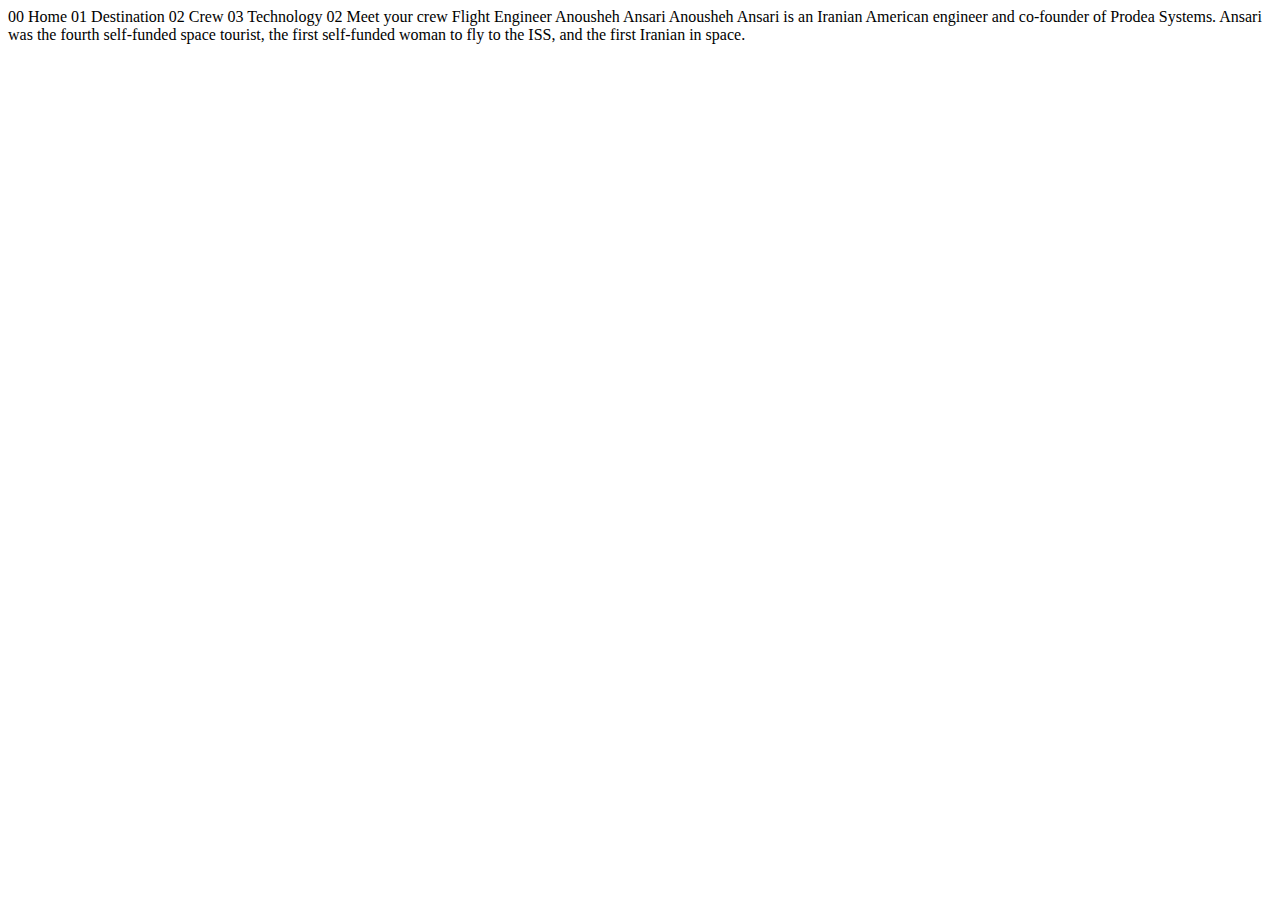
<file: Sparten-Space-Tourism-Website/SpartenSpaceWebsite/crew-engineer.html>
<!DOCTYPE html>
<html lang="en">
<head>
  <meta charset="UTF-8">
  <meta name="viewport" content="width=device-width, initial-scale=1.0">

  <link rel="icon" type="image/png" sizes="32x32" href="./assets/favicon-32x32.png">
  
  <title>Frontend Mentor | Space tourism website</title>
</head>
<body>

  00 Home
  01 Destination
  02 Crew
  03 Technology

  02 Meet your crew

  Flight Engineer
  Anousheh Ansari

  Anousheh Ansari is an Iranian American engineer and co-founder of Prodea Systems. 
  Ansari was the fourth self-funded space tourist, the first self-funded woman to 
  fly to the ISS, and the first Iranian in space. 
</body>
</html>
</file>
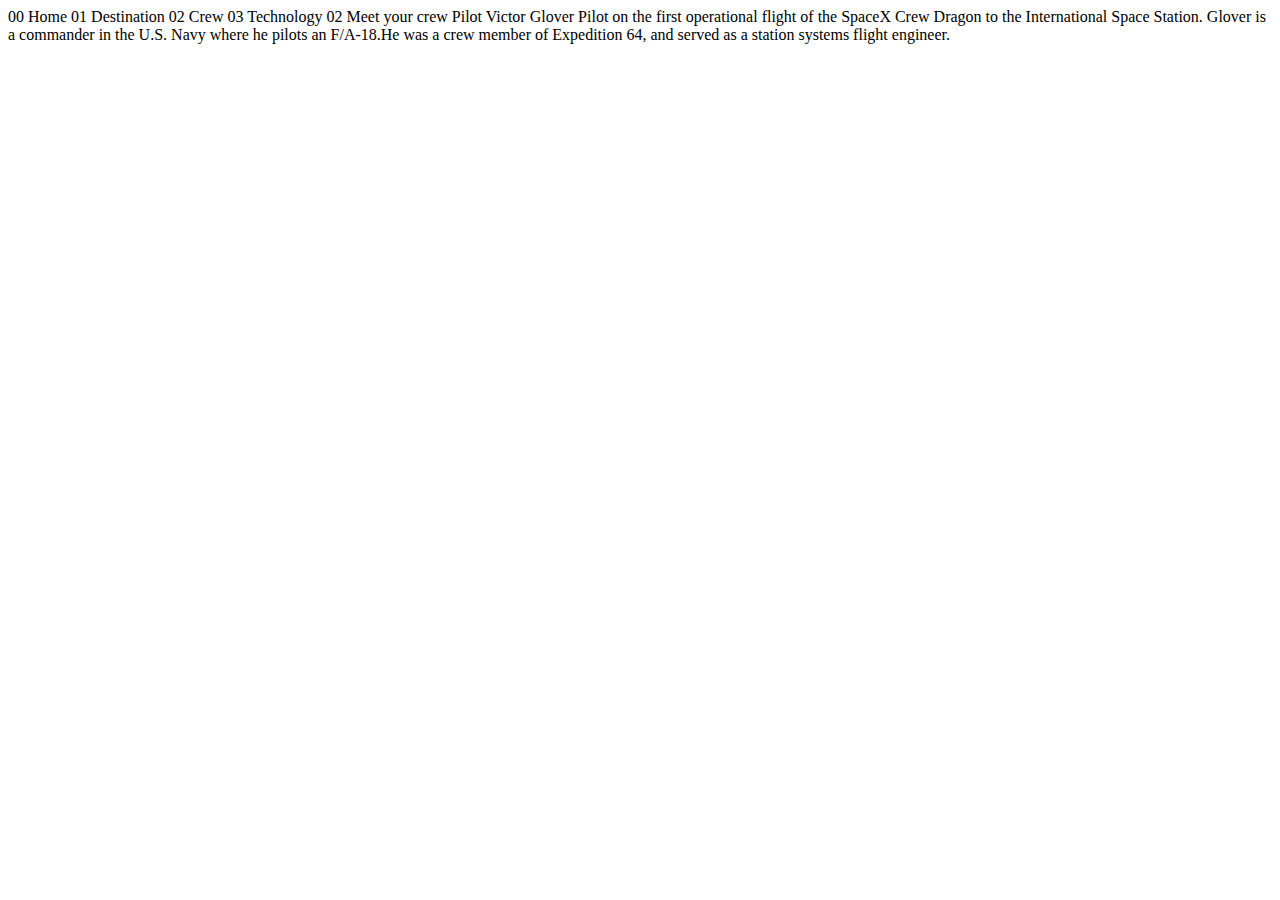
<file: Sparten-Space-Tourism-Website/SpartenSpaceWebsite/crew-pilot.html>
<!DOCTYPE html>
<html lang="en">
<head>
  <meta charset="UTF-8">
  <meta name="viewport" content="width=device-width, initial-scale=1.0">

  <link rel="icon" type="image/png" sizes="32x32" href="./assets/favicon-32x32.png">
  
  <title>Frontend Mentor | Space tourism website</title>
</head>
<body>

  00 Home
  01 Destination
  02 Crew
  03 Technology

  02 Meet your crew

  Pilot
  Victor Glover

  Pilot on the first operational flight of the SpaceX Crew Dragon to the 
  International Space Station. Glover is a commander in the U.S. Navy where 
  he pilots an F/A-18.He was a crew member of Expedition 64, and served as a 
  station systems flight engineer. 
</body>
</html>
</file>
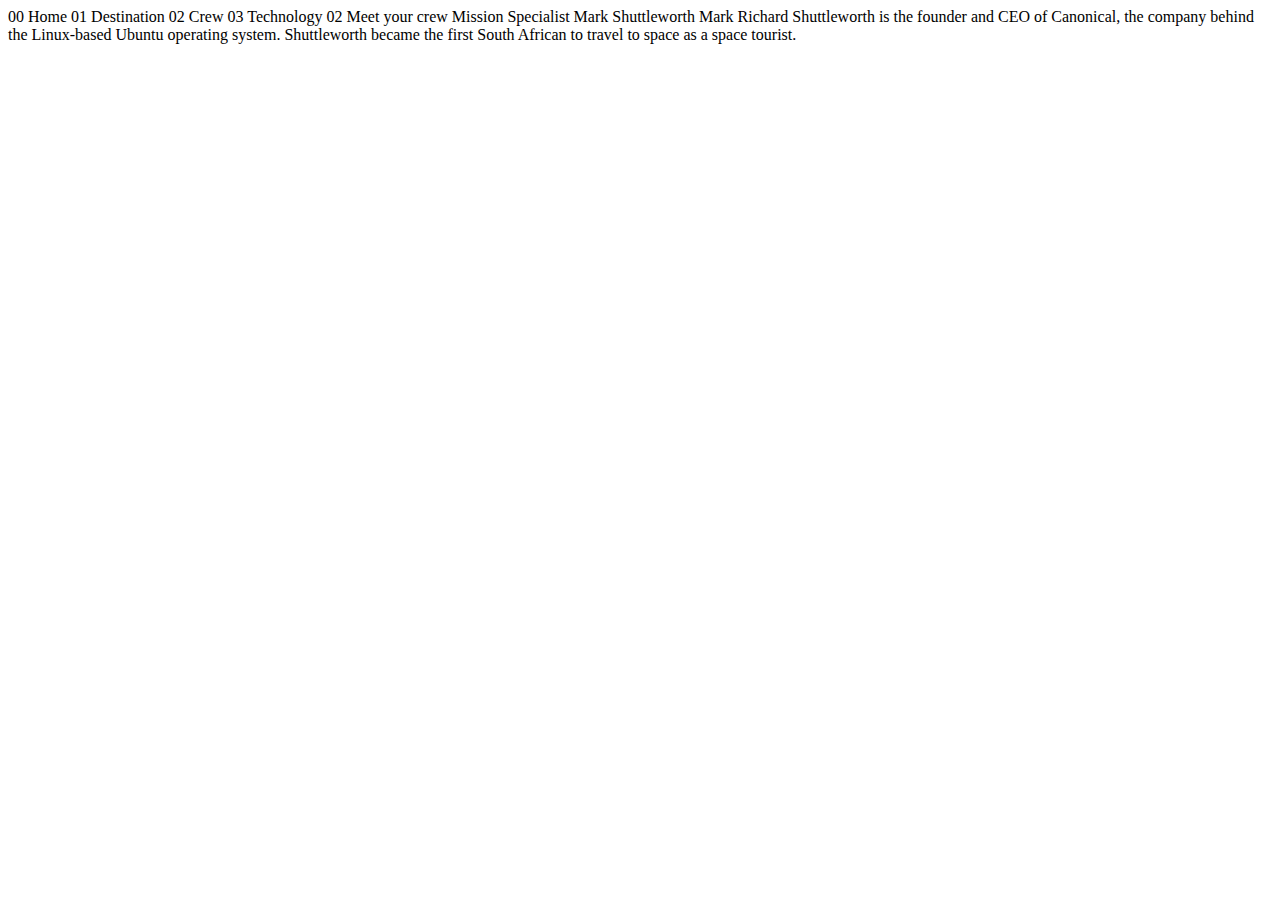
<file: Sparten-Space-Tourism-Website/SpartenSpaceWebsite/crew-specialist.html>
<!DOCTYPE html>
<html lang="en">
<head>
  <meta charset="UTF-8">
  <meta name="viewport" content="width=device-width, initial-scale=1.0">

  <link rel="icon" type="image/png" sizes="32x32" href="./assets/favicon-32x32.png">
  
  <title>Frontend Mentor | Space tourism website</title>
</head>
<body>

  00 Home
  01 Destination
  02 Crew
  03 Technology

  02 Meet your crew

  Mission Specialist
  Mark Shuttleworth

  Mark Richard Shuttleworth is the founder and CEO of Canonical, the company behind 
  the Linux-based Ubuntu operating system. Shuttleworth became the first South 
  African to travel to space as a space tourist.
</body>
</html>
</file>
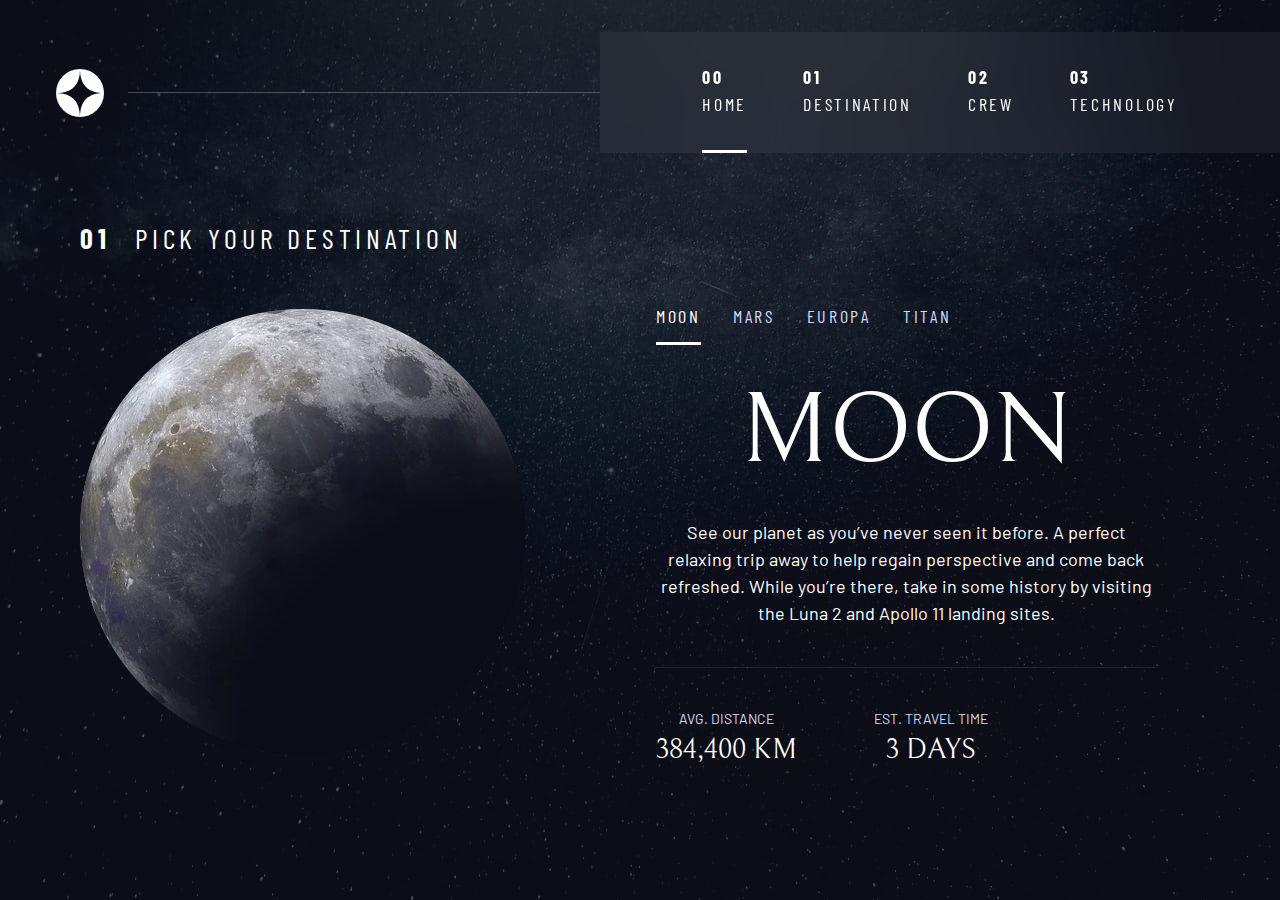
<file: Sparten-Space-Tourism-Website/SpartenSpaceWebsite/destination.html>
<!DOCTYPE html>
<html lang="en">
<head>
  <meta charset="UTF-8">
  <meta name="viewport" content="width=device-width, initial-scale=1.0">

  <link rel="icon" type="image/png" sizes="32x32" href="./assets/favicon-32x32.png">
  <!-- Google fonts -->
  <link rel="preconnect" href="https://fonts.googleapis.com">
  <link rel="preconnect" href="https://fonts.gstatic.com" crossorigin>
  <link href="https://fonts.googleapis.com/css2?family=Bellefair&display=swap" rel="stylesheet">
  <link rel="preconnect" href="https://fonts.googleapis.com">
  <link rel="preconnect" href="https://fonts.gstatic.com" crossorigin>
  <link href="https://fonts.googleapis.com/css2?family=Barlow+Condensed&display=swap" rel="stylesheet">
  <link rel="preconnect" href="https://fonts.googleapis.com">
  <link rel="preconnect" href="https://fonts.gstatic.com" crossorigin>
  <link href="https://fonts.googleapis.com/css2?family=Barlow:ital,wght@1,300&display=swap" rel="stylesheet"> 

  <!-- Custom CSS -->
  <link rel="stylesheet" href="style.css">
  
  <title>Space tourism website</title>

  <!-- javaScript -->
  <script src="navigation.js" defer></script>
  <script src="tabs.js" defer></script>
</head>
</head>

<body class="destination">
  <a class="skip-to-content sr-only" href="#main">Skip to content</a>

  <header class="primary-header flex">
    <div>
      <img src="./assets/shared/logo.svg" alt="space tourism logo" class="logo">
    </div>
    <button class="mobile-nav-toggle" aria-controls="primary-navigation"><span class="sr-only" aria-expanded="false">Menu</span></button>

    <nav>
      <ul id="primary-navigation" data-visible="false" class="primary-navigation underline-indicators flex">
        <li class="active"><a class="ff-sans-cond uppercase text-white letter-spacing-2" href="index.html"><span aria-hidden="true">00</span> Home</a>
        <li><a class="ff-sans-cond uppercase text-white letter-spacing-2" href="destination.html"><span aria-hidden="true">01</span> Destination</a>
        <li><a class="ff-sans-cond uppercase text-white letter-spacing-2" href="crew.html"><span aria-hidden="true">02</span> Crew</a>
        <li><a class="ff-sans-cond uppercase text-white letter-spacing-2" href="technology.html"><span aria-hidden="true">03</span> Technology</a>
      </ul>                    
    </nav>
  </header>

  <main id="main" class="grid-container grid-container--destination flow ">
    <h1 class="numbered-title"><span aria-hidden="true">01</span> Pick your destination</h1>
    <picture hidden>
      <source srcset="assets/destination/image-mars.webp" type="image/webp">
      <img src="assets/destination/image-mars.png" alt="the planet mars">
    </picture>
    <picture hidden>
      <source srcset="assets/destination/image-europa.webp" type="image/webp">
      <img src="assets/destination/image-europa.png" alt="the planet europa">
    </picture>
    <picture hidden>
      <source srcset="assets/destination/image-titan.webp" type="image/webp">
      <img src="assets/destination/image-titan.png" alt="the moon titan">
    </picture>
    <picture>
      <source srcset="assets/destination/image-moon.webp" type="image/webp">
      <img src="assets/destination/image-moon.png" alt="the moon">
    </picture>
    

    <!-- Tabs -->
    <div class="tab-list underline-indicators flex">
      <button aria-selected="true" class="uppercase text-accent ff-sans-cond letter-spacing-2">Moon</button>
      <button aria-selected="false" class="uppercase text-accent ff-sans-cond letter-spacing-2">Mars</button>
      <button aria-selected="false" class="uppercase text-accent ff-sans-cond letter-spacing-2">Europa</button>
      <button aria-selected="false" class="uppercase text-accent ff-sans-cond letter-spacing-2">Titan</button>

    </div>
    <!-- Moon -->

    <article class="destination-info flow" id="moon-tab" tabindex="0">
      <h2 class="fs-800 uppercase ff-serif ">Moon</h2>

     <p>See our planet as you’ve never seen it before. A perfect relaxing trip away to help 
      regain perspective and come back refreshed. While you’re there, take in some history 
      by visiting the Luna 2 and Apollo 11 landing sites.</p>

      <div class="destination-meta flex">
        <div>
           <h3 class="text-accent fs-200 uppercase">Avg. distance</h3>
            <p class="ff-serif uppercase">384,400 km</p> 
         </div>
         
         <div>
            <h3 class="text-accent fs-200 uppercase">Est. travel time</h3>
            <p class="ff-serif uppercase">3 days</p>
         </div>
      </div>
     </article>

     <!-- Mars -->

     <article hidden class="destination-info flow" id="mars-tab" tabindex="0">
      <h2 class="fs-800 uppercase ff-serif ">Mars</h2>

     <p>Don’t forget to pack your hiking boots. You’ll need them to tackle Olympus Mons, 
      the tallest planetary mountain in our solar system. It’s two and a half times 
      the size of Everest!
    </p>

      <div class="destination-meta flex">
        <div>
           <h3 class="text-accent fs-200 uppercase">Avg. distance</h3>
            <p class="ff-serif uppercase">225 mil. km</p> 
         </div>
         
         <div>
            <h3 class="text-accent fs-200 uppercase">Est. travel time</h3>
            <p class="ff-serif uppercase">9 months</p>
         </div>
      </div>
     </article>

     <!-- Europa -->

     <article hidden class="destination-info flow" id="europa-tab" tabindex="0">
      <h2 class="fs-800 uppercase ff-serif ">Europa</h2>

     <p>The smallest of the four Galilean moons orbiting Jupiter, Europa is a 
      winter lover’s dream. With an icy surface, it’s perfect for a bit of 
      ice skating, curling, hockey, or simple relaxation in your snug 
      wintery cabin.</p>

      <div class="destination-meta flex">
        <div>
           <h3 class="text-accent fs-200 uppercase">Avg. distance</h3>
            <p class="ff-serif uppercase">628 mil. km</p> 
         </div>
         
         <div>
            <h3 class="text-accent fs-200 uppercase">Est. travel time</h3>
            <p class="ff-serif uppercase">3 years</p>
         </div>
      </div>
     </article>

     <!-- Titan -->

     <article hidden class="destination-info flow" id="titan-tab" tabindex="0">
      <h2 class="fs-800 uppercase ff-serif ">Titan</h2>

     <p>The only moon known to have a dense atmosphere other than Earth, Titan 
      is a home away from home (just a few hundred degrees colder!). As a 
      bonus, you get striking views of the Rings of Saturn.</p>

      <div class="destination-meta flex">
        <div>
           <h3 class="text-accent fs-200 uppercase">Avg. distance</h3>
            <p class="ff-serif uppercase"> 1.6 bil. km</p> 
         </div>
         
         <div>
            <h3 class="text-accent fs-200 uppercase">Est. travel time</h3>
            <p class="ff-serif uppercase">7 years</p>
         </div>
      </div>
     </article>
     
  </main>

</body>
</html>
</file>
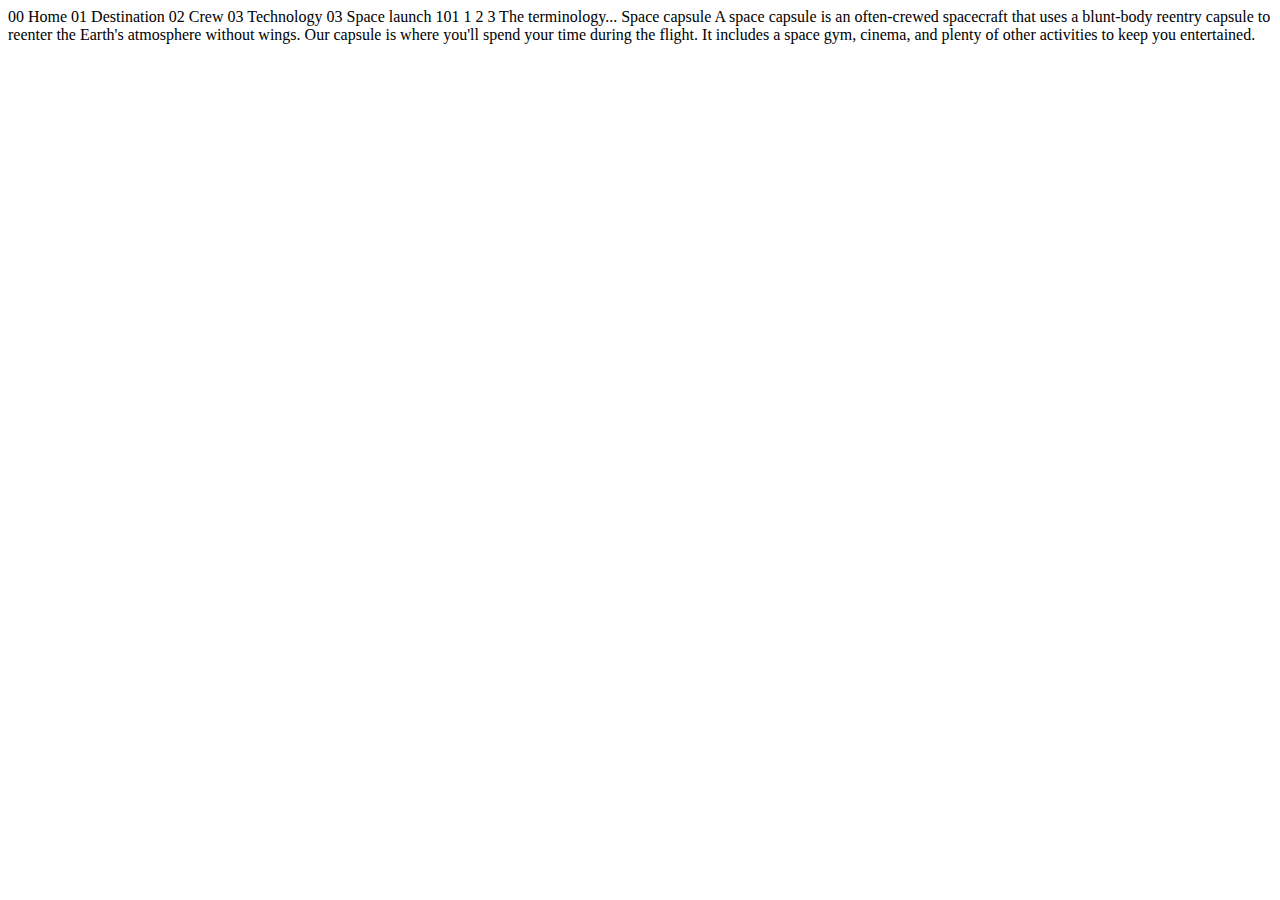
<file: Sparten-Space-Tourism-Website/SpartenSpaceWebsite/technology-capsule.html>
<!DOCTYPE html>
<html lang="en">
<head>
  <meta charset="UTF-8">
  <meta name="viewport" content="width=device-width, initial-scale=1.0">

  <link rel="icon" type="image/png" sizes="32x32" href="./assets/favicon-32x32.png">
  
  <title>Frontend Mentor | Space tourism website</title>
</head>
<body>

  00 Home
  01 Destination
  02 Crew
  03 Technology

  03 Space launch 101

  1
  2
  3

  The terminology...
  Space capsule

  A space capsule is an often-crewed spacecraft that uses a blunt-body reentry 
  capsule to reenter the Earth's atmosphere without wings. Our capsule is where 
  you'll spend your time during the flight. It includes a space gym, cinema, 
  and plenty of other activities to keep you entertained.
</body>
</html>
</file>
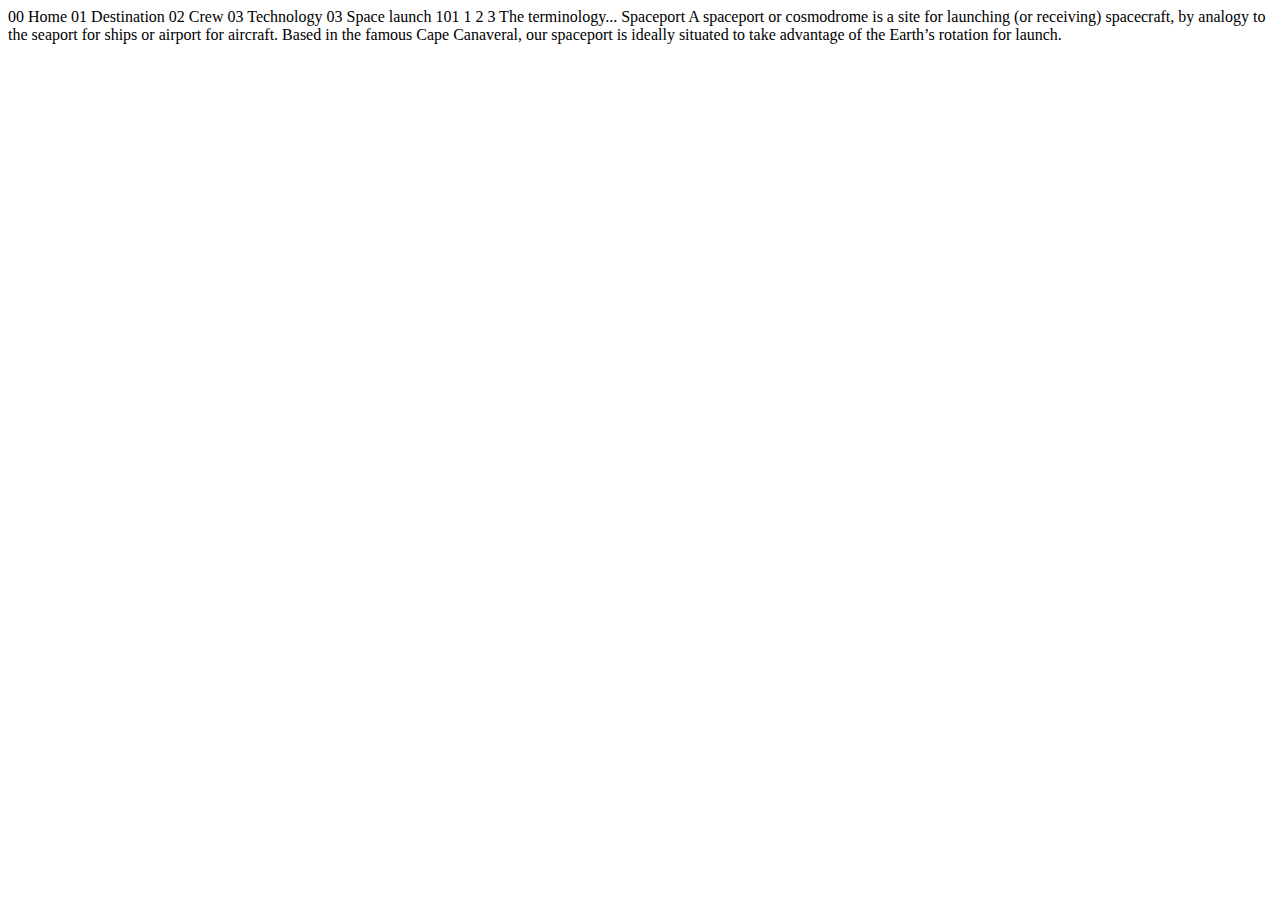
<file: Sparten-Space-Tourism-Website/SpartenSpaceWebsite/technology-spaceport.html>
<!DOCTYPE html>
<html lang="en">
<head>
  <meta charset="UTF-8">
  <meta name="viewport" content="width=device-width, initial-scale=1.0">

  <link rel="icon" type="image/png" sizes="32x32" href="./assets/favicon-32x32.png">
  
  <title>Frontend Mentor | Space tourism website</title>
</head>
<body>

  00 Home
  01 Destination
  02 Crew
  03 Technology

  03 Space launch 101

  1
  2
  3

  The terminology...
  Spaceport

  A spaceport or cosmodrome is a site for launching (or receiving) spacecraft, 
  by analogy to the seaport for ships or airport for aircraft. Based in the 
  famous Cape Canaveral, our spaceport is ideally situated to take advantage 
  of the Earth’s rotation for launch.
</body>
</html>
</file>
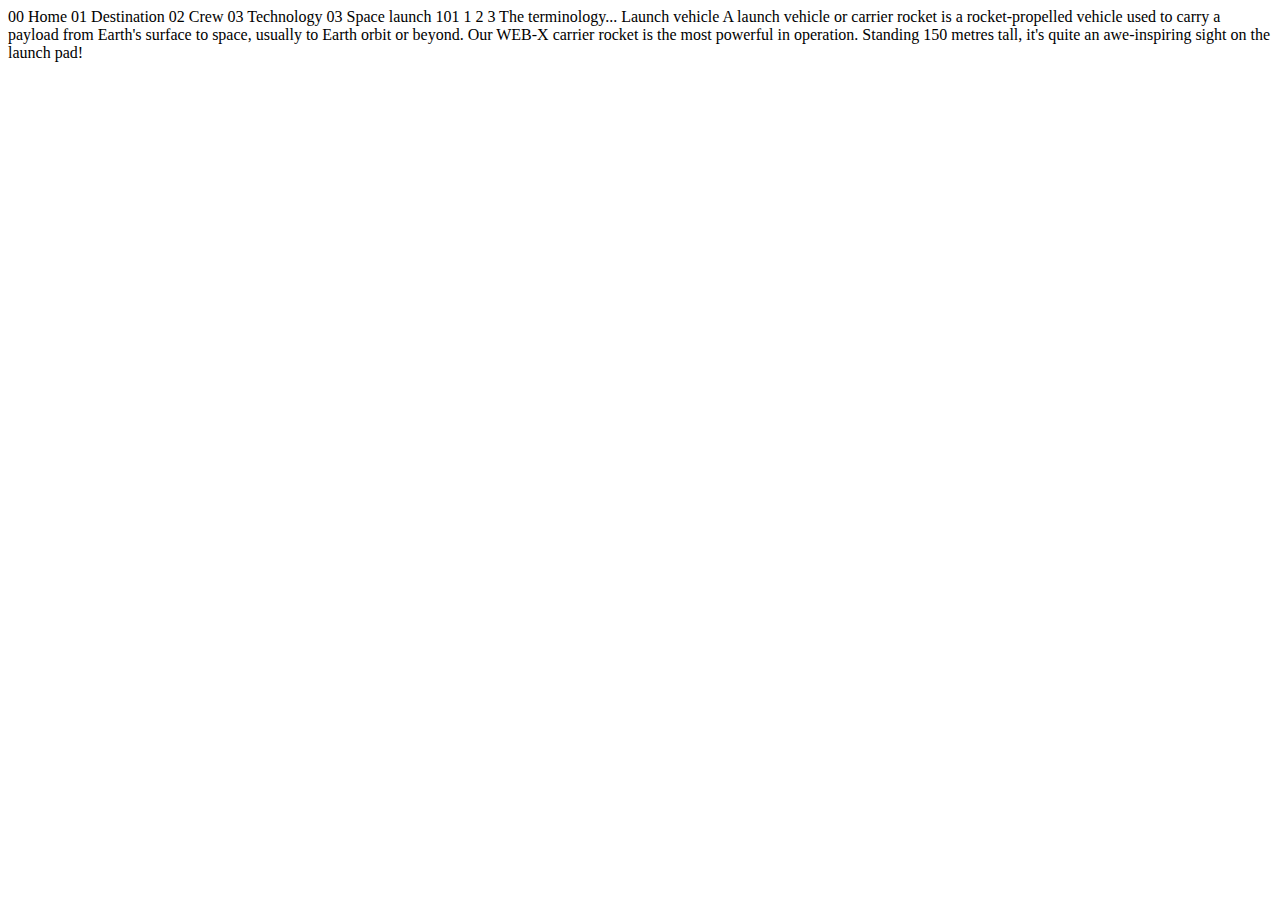
<file: Sparten-Space-Tourism-Website/SpartenSpaceWebsite/technology-vehicle.html>
<!DOCTYPE html>
<html lang="en">
<head>
  <meta charset="UTF-8">
  <meta name="viewport" content="width=device-width, initial-scale=1.0">

  <link rel="icon" type="image/png" sizes="32x32" href="./assets/favicon-32x32.png">
  
  <title>Frontend Mentor | Space tourism website</title>
</head>
<body>

  00 Home
  01 Destination
  02 Crew
  03 Technology

  03 Space launch 101

  1
  2
  3

  The terminology...
  Launch vehicle

  A launch vehicle or carrier rocket is a rocket-propelled vehicle used to carry a 
  payload from Earth's surface to space, usually to Earth orbit or beyond. Our 
  WEB-X carrier rocket is the most powerful in operation. Standing 150 metres tall, 
  it's quite an awe-inspiring sight on the launch pad!
</body>
</html>
</file>
<file: Sparten-Space-Tourism-Website/SpartenSpaceWebsite/style.css>
/* -----------------------*/
/*  Custom properties     */
/* -----------------------*/

:root {
  /* colors */
  --clr-dark: 230 35% 7%;
  --clr-light: 231 77% 90% ;
  --clr-white: 0 0% 100%;


  /* font-sizes */
  --fs-900: clamp(5rem, 8vw + 1rem, 9.375rem);
  --fs-800: 3.5rem;
  --fs-700: 1.5rem;
  --fs-600: 1rem;
  --fs-500: 1rem;
  --fs-400: 0.9375rem;
  --fs-300: 1rem;
  --fs-200: 0.875rem;

  /* font-families */
  --ff-serif: "Bellefair", serif;
  --ff-sans-cond: "Barlow Condensed", sans-serif;
  --ff-sans-normal: "Barlow", sans-serif;
}
@media(min-width: 35em){
  :root {
     /* font-sizes */
     --fs-800: 5rem;
     --fs-700: 2.5rem;
     --fs-600: 1.5rem;
     --fs-500: 1.25rem;
     --fs-400: 1rem; 
  }

}

@media (min-width: 45em){
  :root {
    /* font-sizes */
    --fs-800: 6.25rem;
    --fs-700: 3.5rem;
    --fs-600: 2rem;
    --fs-500: 1.75rem;
    --fs-400: 1.125rem;
  }
}  


/* ---------------- */
/*       Reset      */
/* -----------------*/


/* https://piccalil.li/blog/a-modern-css-reset/ */

/* Box sizing */
*,
*::before,
*::after {
  box-sizing: border-box;

}

/* Reset margins */
body,
h1,
h2,
h3,
h4,
h5,
p,
figure,
picture {

  margin: 0;

}

h1,
h2,
h3,
h4,
h5,
p {
  font-weight: 400;
}



/* set up the body */
body {
  font-family: var(--ff-sans-normal);
  font-size: var(--fs-400);
  color: hsl(var(--clr-white));
  background-color: hsl(var(--clr-dark));
  line-height: 1.5;
  min-height: 100vh;

  display: grid;
  grid-template-rows: min-content 1fr;
  overflow-x: hidden;
}

/* make images easier to work with */
img,
picture {
  max-width: 100%;
  display: block;
}

/* make form elements easier to work with */
input,
button,
textarea,
select {
  font: inherit;
}

/* remove animations for people who've turned them off */
@media (prefers-reduced-motion: reduce) {
  *,
  *::before,
  *::after {
    animation-duration: 0.01ms !important;
    animation-iteration-count: 1 !important;
    transition-duration: 0.01ms !important;
    scroll-behavior: auto !important;
  }
}

/* -----------------------*/
/*    Utility classes     */
/* -----------------------*/

/* general */

.flex {
  display: flex;
  gap: var(--gap, 1rem);
}


.grid {
  display: grid;
  gap: var(--gap, 1rem);
}
.d-block {
  display: block;
}

.flow > *:where(:not(:first-child)) {
  margin-top: var(--flow-space, 1rem);
}
.flow--space-small {
  --flow-space: 1rem;
}

.container {
  padding-inline: 2em;
  margin-inline: auto;
  max-width: 80rem;
}


/* Screen Reader only */
.sr-only {
  position: absolute;
  width: 1px;
  height: 1px;
  padding: 0;
  margin: -1px;
  overflow: hidden;
  clip: rect(0, 0, 0, 0);
  white-space: nowrap;  /*  added line */
  border: 0;
}

.skip-to-content {
  position: absolute;
  z-index: 10000;
  background:hsl(var(--clr-white));
  color: hsl(var(--clr-dark));
  padding: .5em 1em;
  margin-inline: auto;
  transform: translateY(-100%);
  transition: transform 250ms ease-in;
}
.skip-to-content:focus {
  transform: translateY(0);
}


/* Colors */
.bg-dark {background-color: hsl(var(--clr-dark));}
.bg-accent {background-color: hsl(var(--clr-light));}
.bg-white {background-color: hsl(var(--clr-white));}


.text-accent {color: hsl(var(--clr-light));}
.text-white {color: hsl(var(--clr-white));}
.text-dark {color: hsl(var(--clr-dark));}

/*   typography     */


.ff-serif { font-family: var(--ff-serif);}
.ff-sans-cond { font-family: var(--ff-sans-cond);}
.ff-sans-normal { font-family: var(--ff-sans-normal);}

.letter-spacing-1 { letter-spacing: 4.75px;}
.letter-spacing-2 { letter-spacing: 2.7px;}
.letter-spacing-3 { letter-spacing: 2.35px;}

.uppercase { text-transform: uppercase;}

.fs-900 { font-size: var(--fs-900);}
.fs-800 { font-size: var(--fs-800);}
.fs-700 { font-size: var(--fs-700);}
.fs-600 { font-size: var(--fs-600);}
.fs-500 { font-size: var(--fs-500);}
.fs-400 { font-size: var(--fs-400);}
.fs-300 { font-size: var(--fs-300);}
.fs-200 { font-size: var(--fs-200);}


.fs-900,
.fs-800,
.fs-700,
.fs-600 {
  line-height: 1.1;
}

.numbered-title {
  font-family: var(--ff-sans-cond);
  font-size: var(--fs-500);
  text-transform: uppercase;
  letter-spacing: 4.72px;
  color: hsl(var(--clr-white));
}

.numbered-title span {
  margin-right: 0.5em;
  font-weight: 700;
  color: hsl(--clr-white) / .25;

}
/* -----------------------*/
/*    Components     */
/* -----------------------*/

.large-button {
  font-size: 2rem;
  position: relative;
  display: inline-grid;
  z-index: 1;
  padding: 0 2em;
  aspect-ratio: 1;
  place-items: center;
  text-decoration: none;
  border-radius: 50%;
  transition: opacity 500ms linear, transform 750ms ease-in-out;

}

.large-button::after {
  content: '';
  position:  absolute;
  z-index: -1;
  width: 100%;
  height: 100%;
  background: hsl(var(--clr-white) / .15);
  border-radius: 50%;
}
.large-button:hover::after,
.large-button:focus::after {
  opacity: 1;
  transform: scale(1.5);
}

/* Primary-header */
.logo {
  margin: 1.5rem clamp(1.5rem, 5vw, 3.5rem);
}
.primary-header {
  justify-content: space-between;
  align-items: center;
}

.primary-navigation {
  --gap: clamp(1.5rem, 5vw, 3.5rem);
  --underline-gap: 2rem;
  list-style: none;
  padding: 0;
  margin: 0;
  background: hsl(var(--clr-white) / 0.05);
  backdrop-filter: blur(1.5rem);
}
/* @supports (backdrop-filter: blur(1rem);) {
  .primary-navigation {
    background: hsl(var(--clr-white) / 0.05);
    backdrop-filter: blur(1.5rem);
  }

} */


.primary-navigation a {
  text-decoration: none;
}

.primary-navigation a > span {
  font-weight: 700;
  margin-right: .5em;
  
} 

.mobile-nav-toggle {
  display: none;
}

@media(max-width: 35rem) {
  .primary-navigation {
    --underline-gap: .5rem;
    position: fixed;
    inset:0 0 0 30%;
    z-index: 9999;
    list-style: none;
    padding: min(20rem, 15vh) 2rem;
    margin: 0;
    flex-direction: column;
    transform: translateX(100%);
    transition: transform 500ms ease-in-out;
  
  }
  .primary-navigation[data-visible="true"] {
    transform: translateX(0);
  }
  .mobile-nav-toggle {
    display: block;
    position: absolute;
    z-index: 2000;
    right: 1rem;
    top: 2rem;
    background: transparent;
    background-image: url(./assets/shared/icon-hamburger.svg);
    background-repeat: no-repeat;
    width: 1.5rem;
    aspect-ratio: 1;
    border: 0;
  }

  .mobile-nav-toggle[aria-expanded="true"] {
    background-image: url(./assets/shared/icon-close.svg);
  }
  
  /* .primary-navigation.underline-indicators > .active {
    border: 0;
  } */
  .mobile-nav-toggle:focus-visible {
    outline: 5px solid white;
    outline-offset: 5px;
  }
}

@media (min-width: 35em){
  .primary-navigation {
    padding-inline: clamp(3rem, 8vw ,7rem);
  }
}

@media (min-width: 35em) and (max-width: 44.99em) {
  .primary-navigation a > span {
    display: none;
  }

}
@media (min-width: 45em) {
  .primary-header::after {
    content: '' ;
    display: block;
    position: relative;
    height: 1px;
    width: 100%;
    margin-right: -2.5rem;
    background: hsl(var(--clr-white) / .25);
    order: 1;
  }
  nav {
    order: 2;
  }
  .primary-navigation {
    margin-block: 2rem;
  }
}


.underline-indicators > * {
  padding: var(--underline-gap, .75rem) 0;
  border: 0;
  cursor: pointer;
  border-bottom: .2rem solid hsl(var(--clr-white) / 0);
  background-color: transparent;

}

.underline-indicators > *:hover,
.underline-indicators > *:focus {
  border-color: hsl(var(--clr-white) / .5) ;
}


.underline-indicators > .active,
.underline-indicators > [aria-selected="true"] {
  color: hsl(var(--clr-white) / 1);
  border-color: hsl(var(--clr-white) / 1) ;
}

.tab-list {
  --gap: 2rem;
}

.dot-indicators  > * {
  cursor: pointer;
  border: 0;
  border-radius: 50%;
  padding: .5em;
  background-color: hsl(var(--clr-white) / .25);
}

.dot-indicators  > *:hover,
.dot-indicators > *:focus {
  background-color: hsl(var(--clr-white) / .5);
}


.dot-indicators > [aria-selected="true"] {
  background-color: hsl(var(--clr-white) / 1) ;
}

/* ------------------------------*/
/* Page Specific Background      */
/* ------------------------------*/

body {
  background-size: cover;
  background-position: bottom center;
}

/* home */

.home {
  background-image: url(./assets/home/background-home-mobile.jpg)
}

@media (min-width: 35rem) {
  .home {
    background-position: center center;
    background-image: url(./assets/home/background-home-tablet.jpg)
  }

}
@media (min-width: 45rem) {
  .home {
    background-image: url(./assets/home/background-home-desktop.jpg);
  }

}
/* destination */

.destination {
  background-image: url(./assets/destination/background-destination-mobile.jpg);
}

@media (min-width: 35rem) {
  .destination {
    background-position: center center;
    background-image: url(./assets/destination/background-destination-tablet.jpg);
  }

}
@media (min-width: 45rem) {
  .destination {
    background-image: url(./assets/destination//background-destination-desktop.jpg);
  }

}
/* crew */

.crew {
  background-image: url(./assets/crew/background-crew-mobile.jpg);
}

@media (min-width: 35rem) {
  .crew {
    background-position: center center;
    background-image: url(./assets/crew/background-crew-tablet.jpg);
  }

}
@media (min-width: 45rem) {
  .crew {
    background-image: url(./assets/crew/background-crew-desktop.jpg);
  }

}

/* --------------------------------*/
/* Layout                          */
/* -------------------------------*/

.grid-container {
  text-align: center;
  display: grid;
  place-items: center;
  padding-inline: 1rem;
  padding-bottom: 4rem;
}
.grid-container p:not([class]){
  max-width: 50ch;
}

.numbered-title {
  grid-area: title;
}

/* ------------------------------*/
/* Destination layout            */
/* ----------------------------- */

.grid-container--destination {
  --flow-space: 2rem;
  grid-template-areas: 
  'title'
  'image'
  'tabs'
  'content';
}

.grid-container--destination > picture {
  grid-area: image;
  max-width: 60%;
}

.grid-container--destination > .tab-list {
  grid-area: tabs;
}

.grid-container--destination > .destination-info {
  grid-area: content;
}
.destination-meta {
  flex-direction: column;
  border-top: 1px solid hsl(var(--clr-white) / .1);
  padding-top: 2.5rem;
  margin-top: 2.5rem;
}
.destination-meta p {
  font-size: 1.75rem;
}

/* crew Layout */
.grid-container--crew {
  --flow-space: 2rem;
  grid-template-areas: 
  'title'
  'image'
  'tabs'
  'content';
}

.grid-container--crew > picture {
  grid-area: image;
  max-width: 60%;
  border-bottom: 1px solid hsl(var(--clr-white) / .1);
}

.grid-container--crew > .dot-indicators {
  grid-area: tabs;
}

.grid-container--crew > .crew-details {
  grid-area: content;
}
.crew-details h2{
  color: hsl(var(--clr-white) / .5);
}

@media (min-width: 35em) {
  .numbered-title {
    justify-self: start;
    margin-top: 2rem;
  }
  .destination-meta {
    flex-direction: row;
    justify-content: space-evenly;
  }
  .grid-container--crew {
    padding-bottom: 0;
    grid-template-areas: 
    'title'
    'content'
    'tabs'
    'image'
    ;
  }
}

@media(min-width: 45em) {
  .grid-container {
    text-align: center;
    column-gap: var(--container-gap, 2rem);
    grid-template-columns: minmax(2rem, 1fr)  repeat(2, minmax(0, 40rem)) minmax(2rem, 1fr);
  }
  
  .grid-container--home {
    padding-bottom: max(6rem, 20vh);
    align-items: end;
  }
  .grid-container > *:first-child {
    grid-column: 2;
  }
  
  .grid-container > *:last-child {
    grid-column: 3;
  }
  .grid-container--destination {
    justify-items: start;
    align-content: start;
    grid-template-areas: 
    '. title title .'
    '. image tabs .'
    '. image content .'
  }
  .grid-container--destination > picture,
  .grid-container--crew > img {
    max-width: 90%;
  }
  .destination-meta {
    --gap: min(6vw, 6rem);
    justify-content: start;
  }
  .grid-container--crew {
    grid-template-areas: 
    '. title title .'
    '. content image .'
    '. tabs image .';
  }
  .grid-container--crew > .dot-indicators {
    justify-self: start;
  }
  /* .grid-container--crew > picture {
    align-self: start;
  } */
}
[role="tabs"]:focus {
  color: limegreen;
}
</file>
